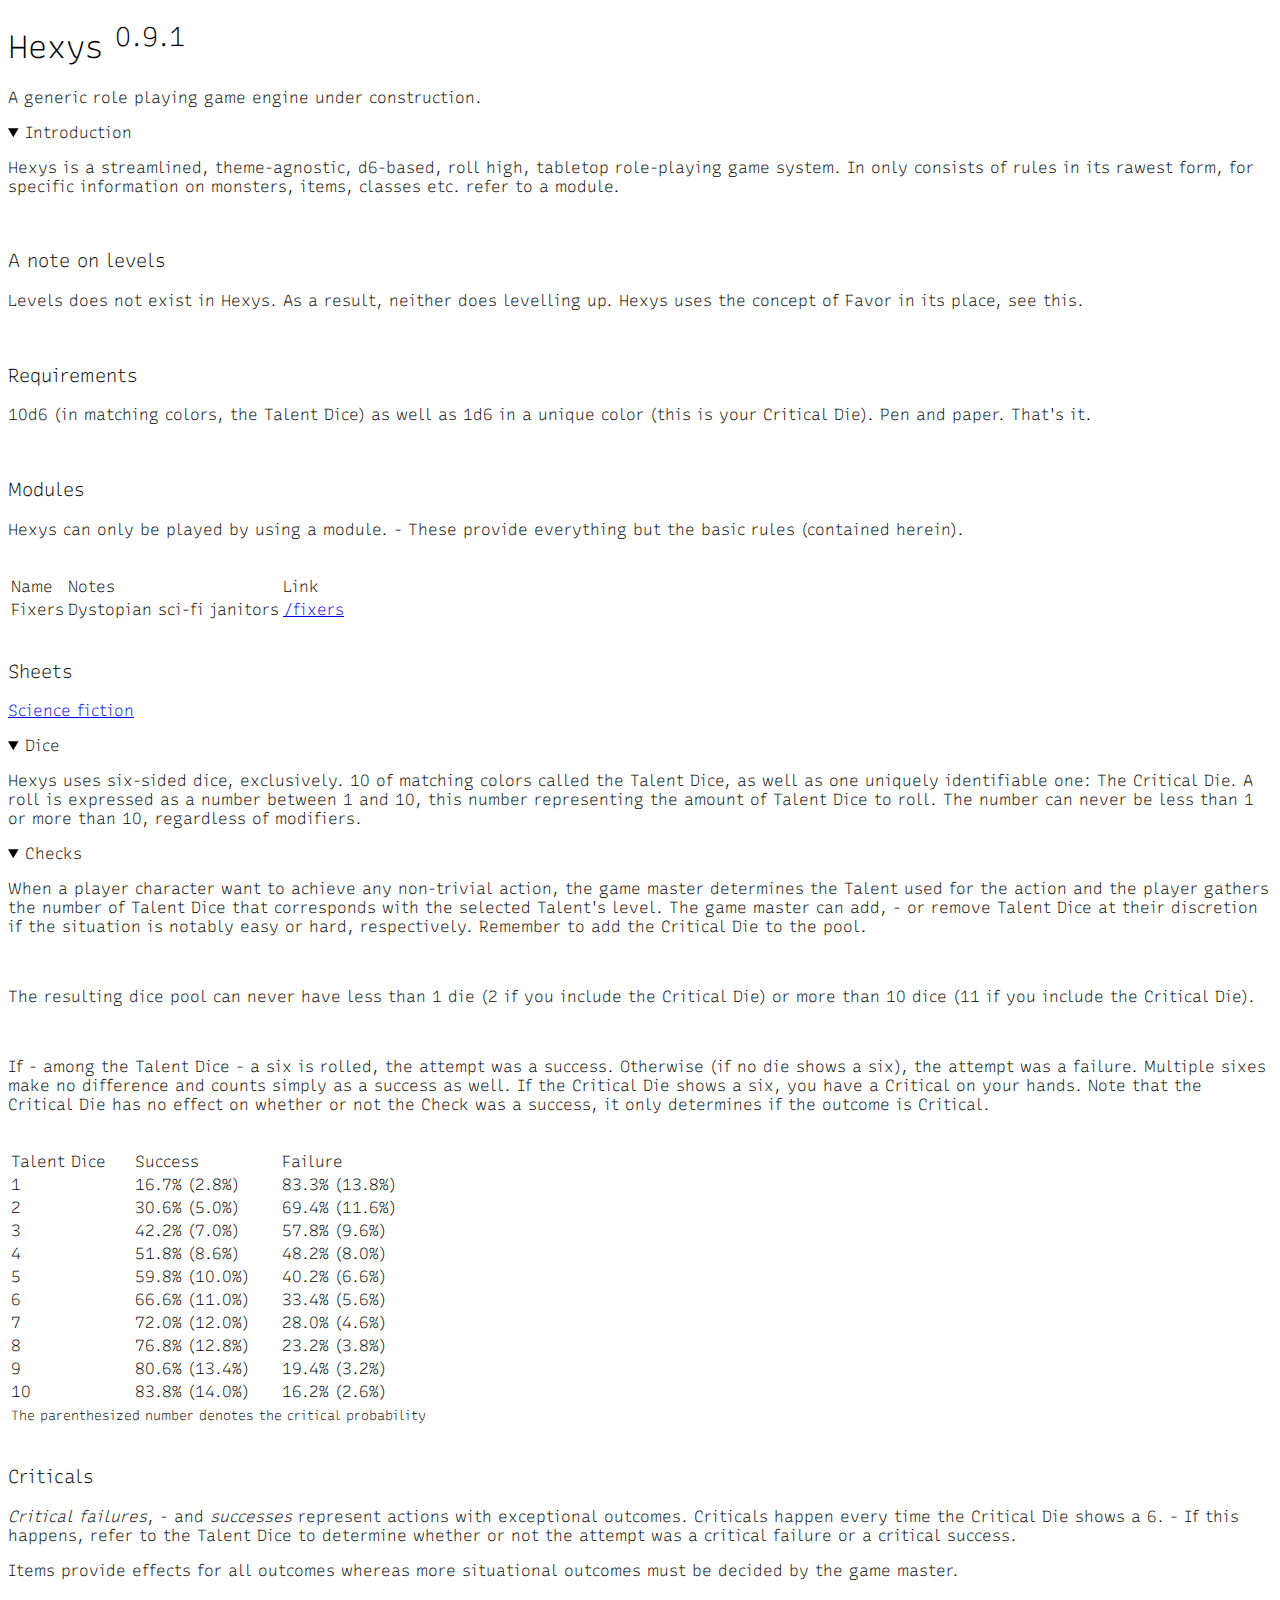
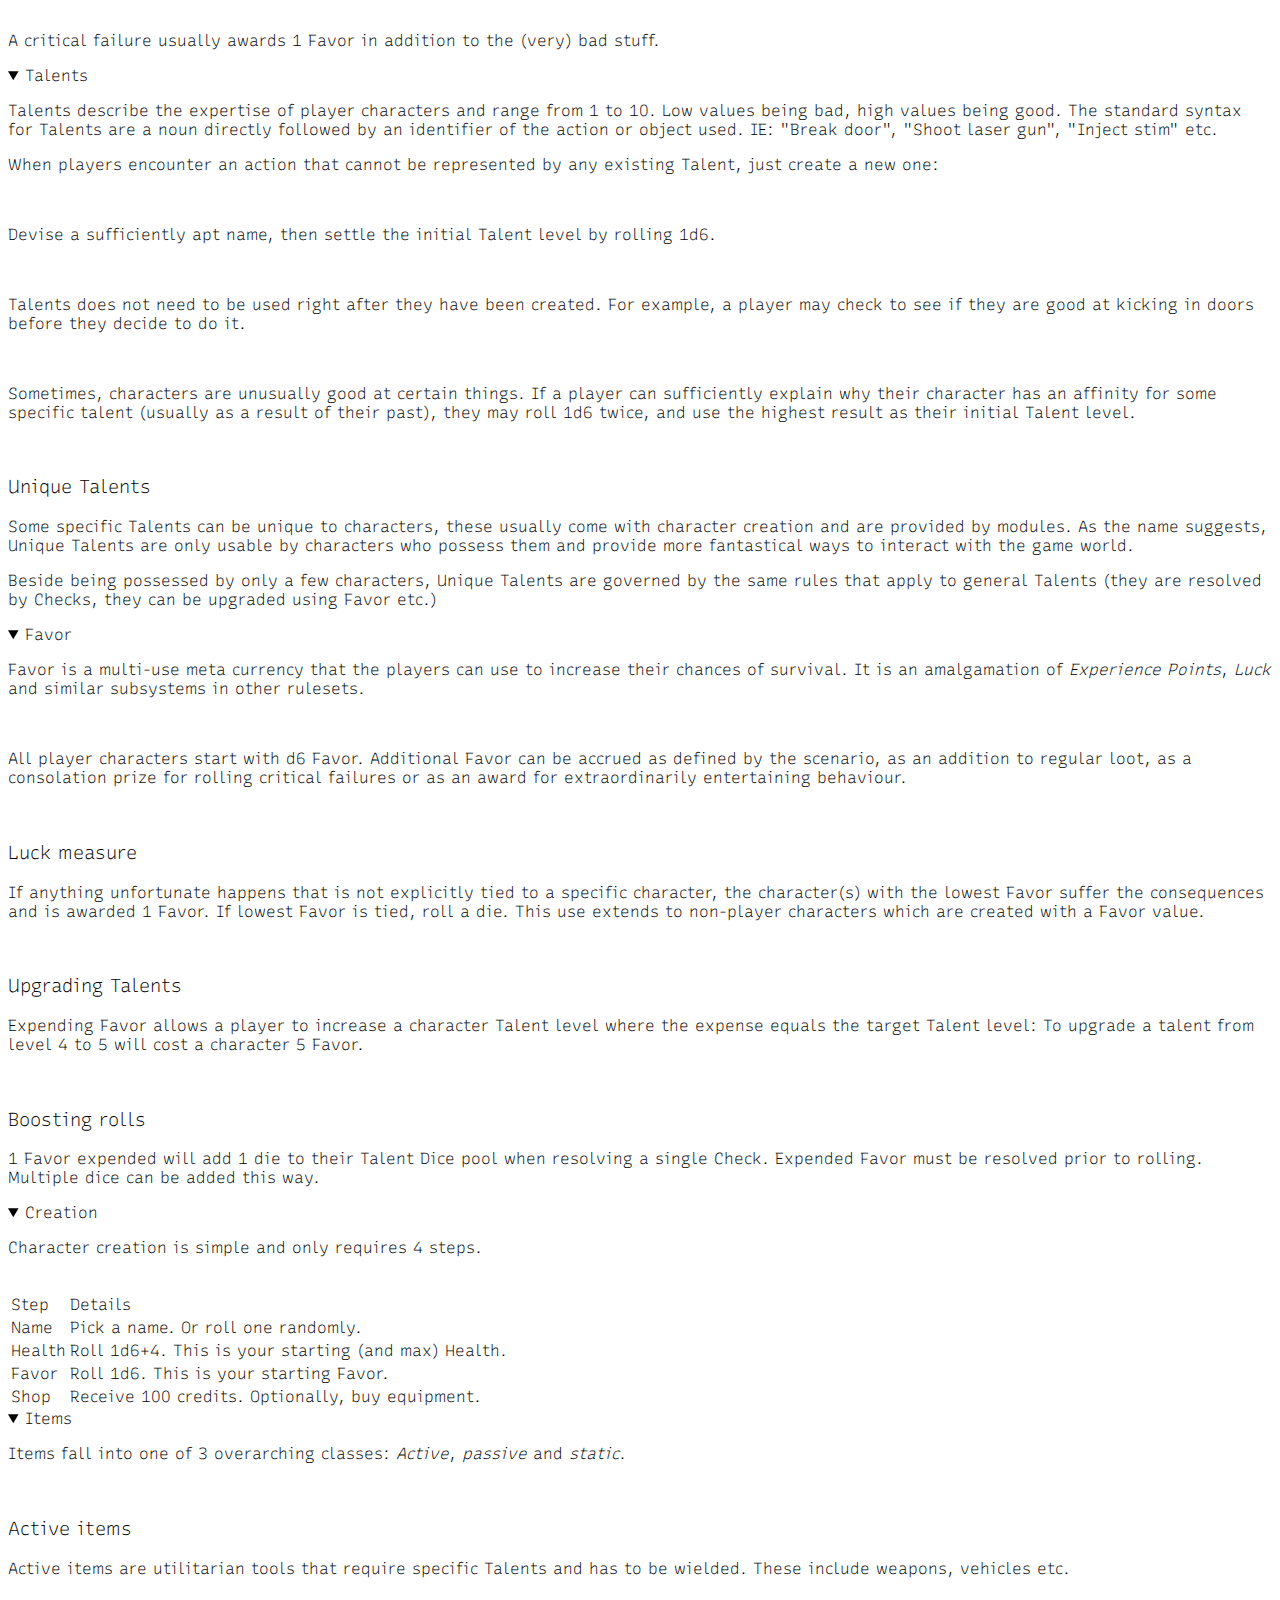
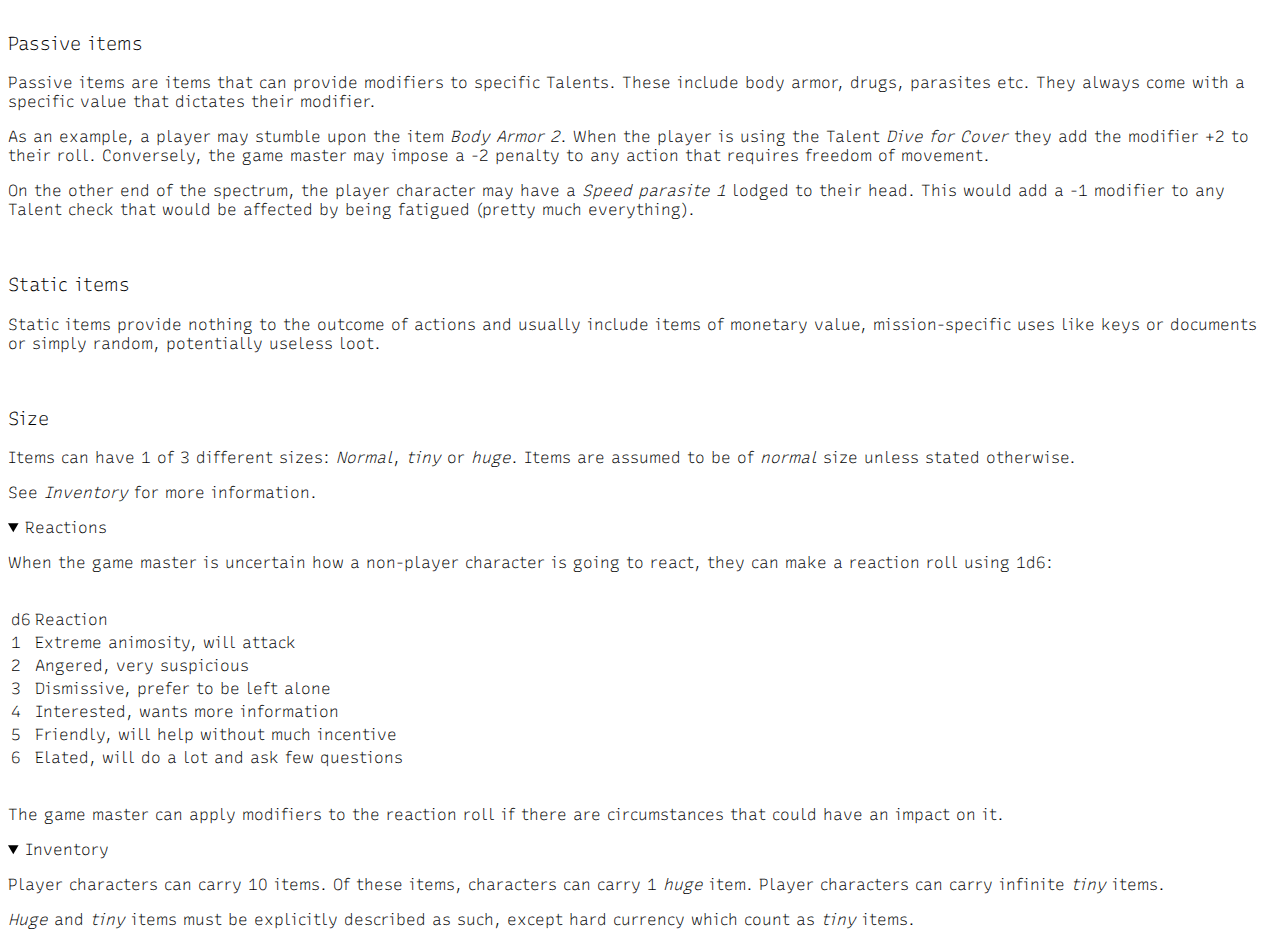
<file: index.html>
<!doctype html>
<html>
  <head>
    <meta charset="UTF-8" />
    <meta name="viewport" content="width=device-width, initial-scale=1.0" />
    <title>Hexys</title>
    <link href="https://superdupercybertechno.github.io/sdcss/sdcss.css" rel="stylesheet" type="text/css" media="all" />
    <link href="style.css" rel="stylesheet" type="text/css" media="all" />
  </head>

  <body>
    <col-row>
      <col-x>
        <div>
          <h1>
            Hexys
            <sup>0.9.1</sup>
          </h1>
          <p>A generic role playing game engine under construction.</p>
        </div>
      </col-x>
    </col-row>

    <col-row>
      <col-x>
        <details open>
          <summary>Introduction</summary>
          <p>Hexys is a streamlined, theme-agnostic, d6-based, roll high, tabletop role-playing game system. In only consists of rules in its rawest form, for specific information on monsters, items, classes etc. refer to a module.</p>

          <br />

          <h3>A note on levels</h3>
          <p>Levels does not exist in Hexys. As a result, neither does levelling up. Hexys uses the concept of Favor in its place, see this.</p>

          <br />

          <h3>Requirements</h3>
          <p>10d6 (in matching colors, the Talent Dice) as well as 1d6 in a unique color (this is your Critical Die). Pen and paper. That's it.</p>

          <br />

          <h3>Modules</h3>
          <p>Hexys can only be played by using a module. - These provide everything but the basic rules (contained herein).</p>

          <br />

          <table>
            <tr>
              <td>Name</td>
              <td>Notes</td>
              <td>Link</td>
            </tr>
            <tr>
              <td>Fixers</td>
              <td>Dystopian sci-fi janitors</td>
              <td>
                <a href="./fixers">/fixers</a>
              </td>
            </tr>
          </table>

          <br />

          <h3>Sheets</h3>
          <p>
            <a href="./science_fiction_napper_character_sheet.pdf">Science fiction</a>
          </p>
        </details>

        <details open>
          <summary>Dice</summary>
          <p>Hexys uses six-sided dice, exclusively. 10 of matching colors called the Talent Dice, as well as one uniquely identifiable one: The Critical Die. A roll is expressed as a number between 1 and 10, this number representing the amount of Talent Dice to roll. The number can never be less than 1 or more than 10, regardless of modifiers.</p>
        </details>

        <details open>
          <summary>Checks</summary>
          <p>When a player character want to achieve any non-trivial action, the game master determines the Talent used for the action and the player gathers the number of Talent Dice that corresponds with the selected Talent's level. The game master can add, - or remove Talent Dice at their discretion if the situation is notably easy or hard, respectively. Remember to add the Critical Die to the pool.</p>

          <br />

          <p>The resulting dice pool can never have less than 1 die (2 if you include the Critical Die) or more than 10 dice (11 if you include the Critical Die).</p>

          <br />

          <p><strong>If - among the Talent Dice - a six is rolled, the attempt was a success.</strong> Otherwise (if no die shows a six), the attempt was a failure. Multiple sixes make no difference and counts simply as a success as well. If the Critical Die shows a six, you have a Critical on your hands. Note that the Critical Die has no effect on whether or not the Check was a success, it only determines if the outcome is Critical.</p>

          <br />

          <table>
            <tr>
              <td>Talent Dice</td>
              <td>Success</td>
              <td>Failure</td>
            </tr>
            <tr>
              <td>1</td>
              <td>16.7% (2.8%)</td>
              <td>83.3% (13.8%)</td>
            </tr>
            <tr>
              <td>2</td>
              <td>30.6% (5.0%)</td>
              <td>69.4% (11.6%)</td>
            </tr>
            <tr>
              <td>3</td>
              <td>42.2% (7.0%)</td>
              <td>57.8% (9.6%)</td>
            </tr>
            <tr>
              <td>4</td>
              <td>51.8% (8.6%)</td>
              <td>48.2% (8.0%)</td>
            </tr>
            <tr>
              <td>5</td>
              <td>59.8% (10.0%)</td>
              <td>40.2% (6.6%)</td>
            </tr>
            <tr>
              <td>6</td>
              <td>66.6% (11.0%)</td>
              <td>33.4% (5.6%)</td>
            </tr>
            <tr>
              <td>7</td>
              <td>72.0% (12.0%)</td>
              <td>28.0% (4.6%)</td>
            </tr>
            <tr>
              <td>8</td>
              <td>76.8% (12.8%)</td>
              <td>23.2% (3.8%)</td>
            </tr>
            <tr>
              <td>9</td>
              <td>80.6% (13.4%)</td>
              <td>19.4% (3.2%)</td>
            </tr>
            <tr>
              <td>10</td>
              <td>83.8% (14.0%)</td>
              <td>16.2% (2.6%)</td>
            </tr>
            <tr>
              <td colspan="3">
                <small>The parenthesized number denotes the critical probability</small>
              </td>
            </tr>
          </table>

          <br />

          <h3>Criticals</h3>
          <p><i>Critical failures</i>, - and <i>successes</i> represent actions with exceptional outcomes. <strong>Criticals happen every time the Critical Die shows a 6</strong>. - If this happens, refer to the Talent Dice to determine whether or not the attempt was a critical failure or a critical success.</p>

          <p>Items provide effects for all outcomes whereas more situational outcomes must be decided by the game master.</p>

          <br />

          <p>A critical failure usually awards 1 Favor in addition to the (very) bad stuff.</p>
        </details>
      </col-x>

      <col-x>
        <details open>
          <summary>Talents</summary>
          <p>Talents describe the expertise of player characters and range from 1 to 10. Low values being bad, high values being good. The standard syntax for Talents are a noun directly followed by an identifier of the action or object used. IE: "Break door", "Shoot laser gun", "Inject stim" etc.</p>

          <p>When players encounter an action that cannot be represented by any existing Talent, just create a new one:</p>

          <br />

          <p><strong>Devise a sufficiently apt name, then settle the initial Talent level by rolling 1d6.</strong></p>

          <br />

          <p>Talents does not need to be used right after they have been created. For example, a player may check to see if they are good at kicking in doors before they decide to do it.</p>

          <br />

          <p>Sometimes, characters are unusually good at certain things. If a player can sufficiently explain why their character has an affinity for some specific talent (usually as a result of their past), they may roll 1d6 twice, and use the highest result as their initial Talent level.</p>

          <br />

          <h3>Unique Talents</h3>
          <p>Some specific Talents can be unique to characters, these usually come with character creation and are provided by modules. As the name suggests, Unique Talents are only usable by characters who possess them and provide more fantastical ways to interact with the game world.</p>

          <p>Beside being possessed by only a few characters, Unique Talents are governed by the same rules that apply to general Talents (they are resolved by Checks, they can be upgraded using Favor etc.)</p>
        </details>

        <details open>
          <summary>Favor</summary>
          <p>Favor is a multi-use meta currency that the players can use to increase their chances of survival. It is an amalgamation of <i>Experience Points</i>, <i>Luck</i> and similar subsystems in other rulesets.</p>

          <br />

          <p>All player characters start with d6 Favor. Additional Favor can be accrued as defined by the scenario, as an addition to regular loot, as a consolation prize for rolling critical failures or as an award for extraordinarily entertaining behaviour.</p>

          <br />

          <h3>Luck measure</h3>
          <p>If anything unfortunate happens that is not explicitly tied to a specific character, the character(s) with the lowest Favor suffer the consequences and is awarded 1 Favor. If lowest Favor is tied, roll a die. This use extends to non-player characters which are created with a Favor value.</p>

          <br />

          <h3>Upgrading Talents</h3>
          <p>Expending Favor allows a player to increase a character Talent level where the expense equals the target Talent level: To upgrade a talent from level 4 to 5 will cost a character 5 Favor.</p>
          <br />

          <h3>Boosting rolls</h3>
          <p>1 Favor expended will add 1 die to their Talent Dice pool when resolving a single Check. Expended Favor must be resolved prior to rolling. Multiple dice can be added this way.</p>
        </details>
      </col-x>
      <col-x>
        <details open>
          <summary>Creation</summary>
          <p>Character creation is simple and only requires 4 steps.</p>

          <br />

          <table>
            <tr>
              <td>Step</td>
              <td>Details</td>
            </tr>
            <tr>
              <td>Name</td>
              <td>Pick a name. Or roll one randomly.</td>
            </tr>
            <tr>
              <td>Health</td>
              <td>Roll 1d6+4. This is your starting (and max) Health.</td>
            </tr>
            <tr>
              <td>Favor</td>
              <td>Roll 1d6. This is your starting Favor.</td>
            </tr>
            <tr>
              <td>Shop</td>
              <td>Receive 100 credits. Optionally, buy equipment.</td>
            </tr>
          </table>
        </details>

        <details open>
          <summary>Items</summary>
          <p>Items fall into one of 3 overarching classes: <i>Active</i>, <i>passive</i> and <i>static</i>.</p>
          <br />

          <h3>Active items</h3>
          <p>Active items are utilitarian tools that require specific Talents and has to be wielded. These include weapons, vehicles etc.</p>
          <br />
          <h3>Passive items</h3>
          <p>Passive items are items that can provide modifiers to specific Talents. These include body armor, drugs, parasites etc. They always come with a specific value that dictates their modifier.</p>
          <p>As an example, a player may stumble upon the item <i>Body Armor 2</i>. When the player is using the Talent <i>Dive for Cover</i> they add the modifier +2 to their roll. Conversely, the game master may impose a -2 penalty to any action that requires freedom of movement.</p>
          <p>On the other end of the spectrum, the player character may have a <i>Speed parasite 1</i> lodged to their head. This would add a -1 modifier to any Talent check that would be affected by being fatigued (pretty much everything).</p>
          <br />
          <h3>Static items</h3>
          <p>Static items provide nothing to the outcome of actions and usually include items of monetary value, mission-specific uses like keys or documents or simply random, potentially useless loot.</p>

          <br />

          <h3>Size</h3>
          <p>Items can have 1 of 3 different sizes: <i>Normal</i>, <i>tiny</i> or <i>huge</i>. Items are assumed to be of <i>normal</i> size unless stated otherwise.</p>
          <p>See <i>Inventory</i> for more information.</p>
        </details>
        <details open>
          <summary>Reactions</summary>
          <p>When the game master is uncertain how a non-player character is going to react, they can make a reaction roll using 1d6:</p>
          <br />

          <table>
            <tr>
              <td>d6</td>
              <td>Reaction</td>
            </tr>
            <tr>
              <td class="nowrap">1</td>
              <td>Extreme animosity, will attack</td>
            </tr>
            <tr>
              <td class="nowrap">2</td>
              <td>Angered, very suspicious</td>
            </tr>
            <tr>
              <td class="nowrap">3</td>
              <td>Dismissive, prefer to be left alone</td>
            </tr>
            <tr>
              <td class="nowrap">4</td>
              <td>Interested, wants more information</td>
            </tr>
            <tr>
              <td class="nowrap">5</td>
              <td>Friendly, will help without much incentive</td>
            </tr>
            <tr>
              <td class="nowrap">6</td>
              <td>Elated, will do a lot and ask few questions</td>
            </tr>
          </table>
          <br />

          <p>The game master can apply modifiers to the reaction roll if there are circumstances that could have an impact on it.</p>
        </details>
        <details open>
          <summary>Inventory</summary>
          <p>
            Player characters can carry <strong>10 items</strong>. Of these items, characters can carry <strong>1 <i>huge</i> item</strong>. Player characters can carry <strong>infinite <i>tiny</i> items</strong>.
          </p>
          <p><i>Huge</i> and <i>tiny</i> items must be explicitly described as such, except hard currency which count as <i>tiny</i> items.</p>
        </details>
      </col-x>
    </col-row>
  </body>
</html>
</file>
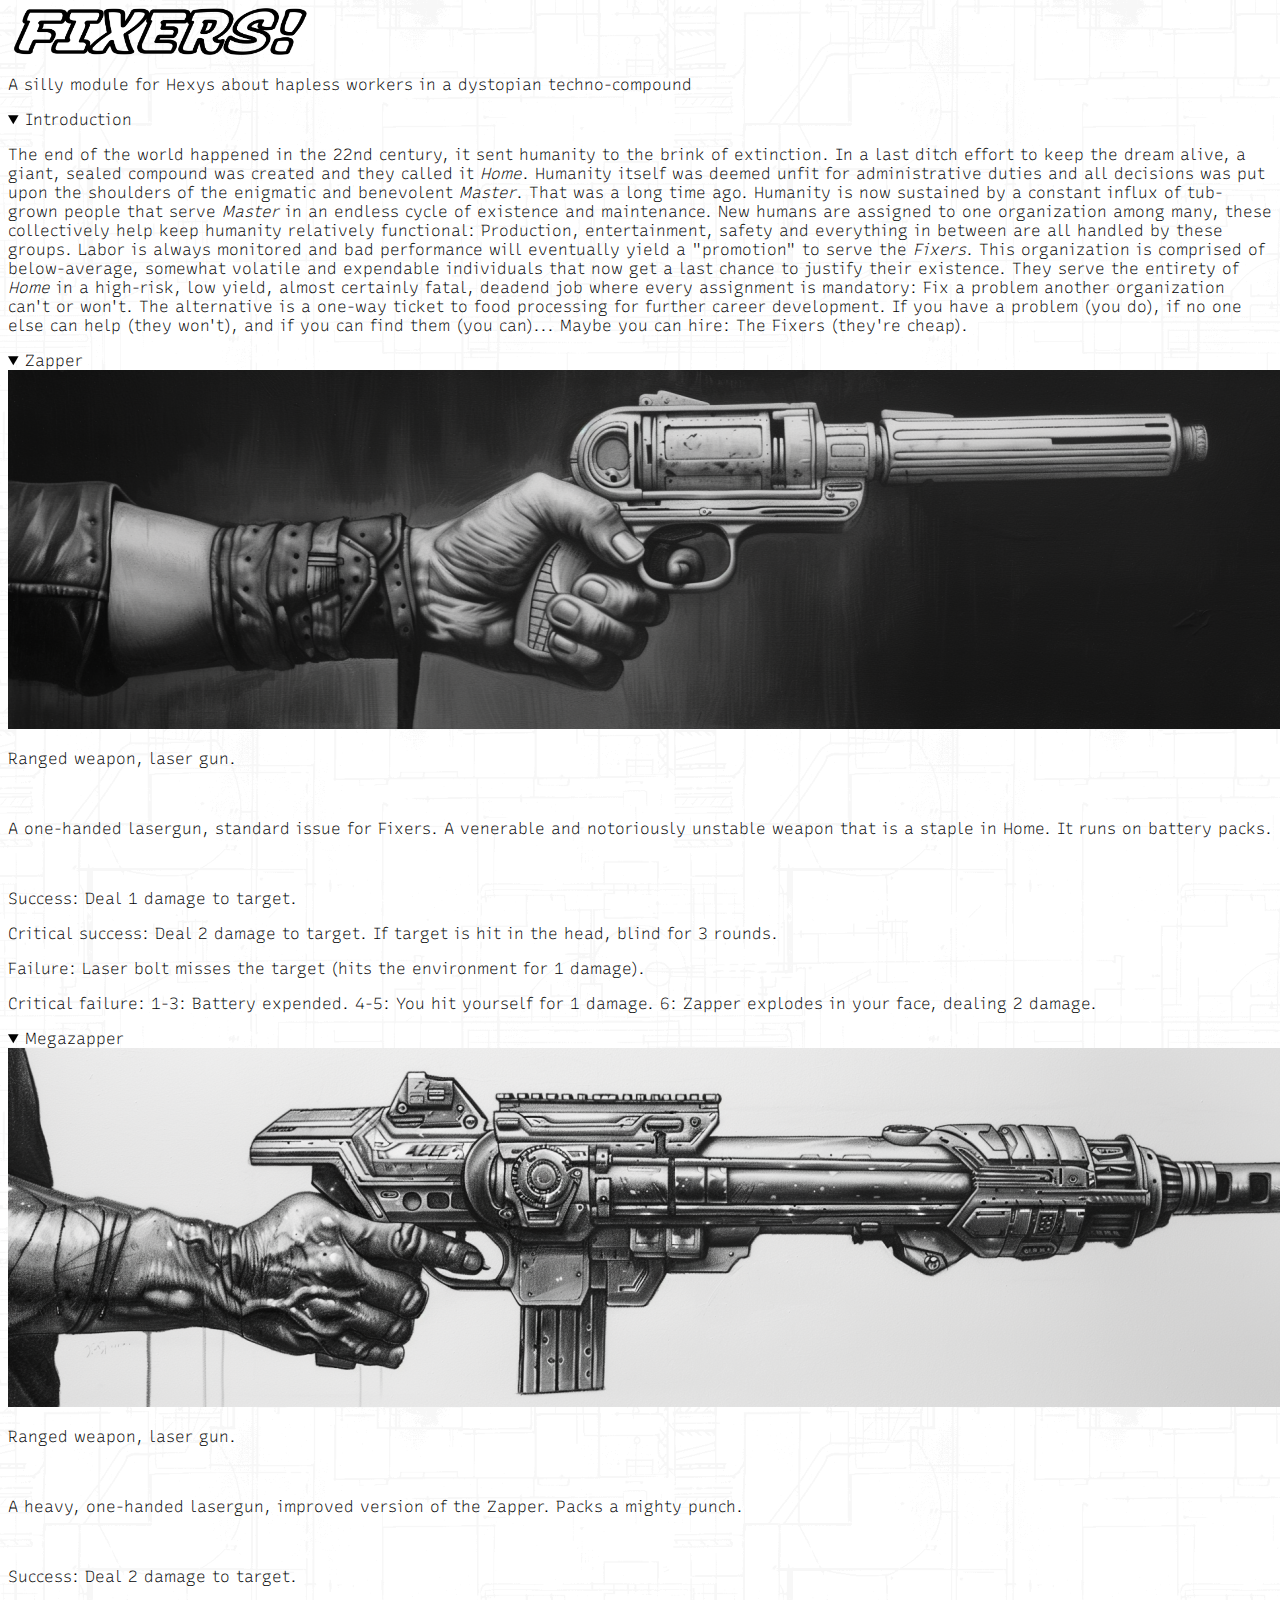
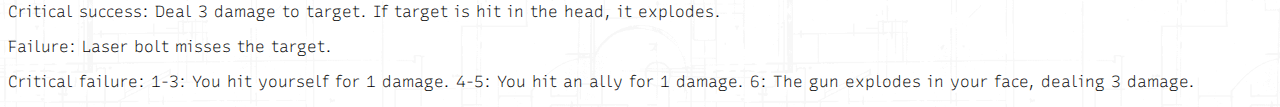
<file: fixers/index.html>
<!doctype html>
<html>
  <head>
    <meta charset="UTF-8" />
    <meta name="viewport" content="width=device-width, initial-scale=1.0" />
    <title>Fixers! - A module for Hexys</title>
    <link href="https://superdupercybertechno.github.io/sdcss/sdcss.css" rel="stylesheet" type="text/css" media="all" />
    <link href="../style.css" rel="stylesheet" type="text/css" media="all" />
    <style>
      html {
        background-repeat: repeat;
        background-image: url("/fixers/bg.png");
        min-height: 100vh;
      }
    </style>
  </head>

  <body>
    <col-row>
      <col-x>
        <div>
          <img src="/fixers/title.png" style="max-width: 300px" />
          <p>A silly module for Hexys about hapless workers in a dystopian techno-compound</p>
        </div>
      </col-x>
    </col-row>
    <col-row>
      <col-x>
        <details open>
          <summary>Introduction</summary>
          <p>The end of the world happened in the 22nd century, it sent humanity to the brink of extinction. In a last ditch effort to keep the dream alive, a giant, sealed compound was created and they called it <i>Home</i>. Humanity itself was deemed unfit for administrative duties and all decisions was put upon the shoulders of the enigmatic and benevolent <i>Master</i>. That was a long time ago. Humanity is now sustained by a constant influx of tub-grown people that serve <i>Master</i> in an endless cycle of existence and maintenance. New humans are assigned to one organization among many, these collectively help keep humanity relatively functional: Production, entertainment, safety and everything in between are all handled by these groups. Labor is always monitored and bad performance will eventually yield a "promotion" to serve the <i>Fixers</i>. This organization is comprised of below-average, somewhat volatile and expendable individuals that now get a last chance to justify their existence. They serve the entirety of <i>Home</i> in a high-risk, low yield, almost certainly fatal, deadend job where every assignment is mandatory: Fix a problem another organization can't or won't. The alternative is a one-way ticket to food processing for further career development. If you have a problem (you do), if no one else can help (they won't), and if you can find them (you can)... Maybe you can hire: The Fixers (they're cheap).</p>
        </details>
      </col-x>
    </col-row>
    <col-row>
      <col-3>
        <details open>
          <summary>Zapper</summary>
          <img src="/fixers/zapper.webp" />
          <p>Ranged weapon, laser gun.</p>
          <br />

          <p>A one-handed lasergun, standard issue for Fixers. A venerable and notoriously unstable weapon that is a staple in Home. It runs on battery packs.</p>
          <br />

          <p>
            <strong>Success:</strong>
            Deal 1 damage to target.
          </p>
          <p>
            <strong>Critical success:</strong>
            Deal 2 damage to target. If target is hit in the head, blind for 3 rounds.
          </p>
          <p>
            <strong>Failure:</strong>
            Laser bolt misses the target (hits the environment for 1 damage).
          </p>
          <p>
            <strong>Critical failure:</strong>
            1-3: Battery expended. 4-5: You hit yourself for 1 damage. 6: Zapper explodes in your face, dealing 2 damage.
          </p>
        </details>
      </col-3>
      <col-3>
        <details open>
          <summary>Megazapper</summary>
          <img src="/fixers/megazapper.webp" />
          <p>Ranged weapon, laser gun.</p>
          <br />

          <p>A heavy, one-handed lasergun, improved version of the Zapper. Packs a mighty punch.</p>
          <br />

          <p>
            <strong>Success:</strong>
            Deal 2 damage to target.
          </p>
          <p>
            <strong>Critical success:</strong>
            Deal 3 damage to target. If target is hit in the head, it explodes.
          </p>
          <p>
            <strong>Failure:</strong>
            Laser bolt misses the target.
          </p>
          <p>
            <strong>Critical failure:</strong>
            1-3: You hit yourself for 1 damage. 4-5: You hit an ally for 1 damage. 6: The gun explodes in your face, dealing 3 damage.
          </p>
        </details>
      </col-3>
    </col-row>
  </body>
</html>
</file>
<file: style.css>
@import url("https://fonts.googleapis.com/css2?family=Recursive:wght,CASL,CRSV,MONO@300..1000,0..1,0..1,0..1&display=swap");

* {
  font-family: Recursive;
  font-variation-settings:
    "CASL" 0.4,
    "MONO" 0.3;
  font-weight: 300;
}
</file>
